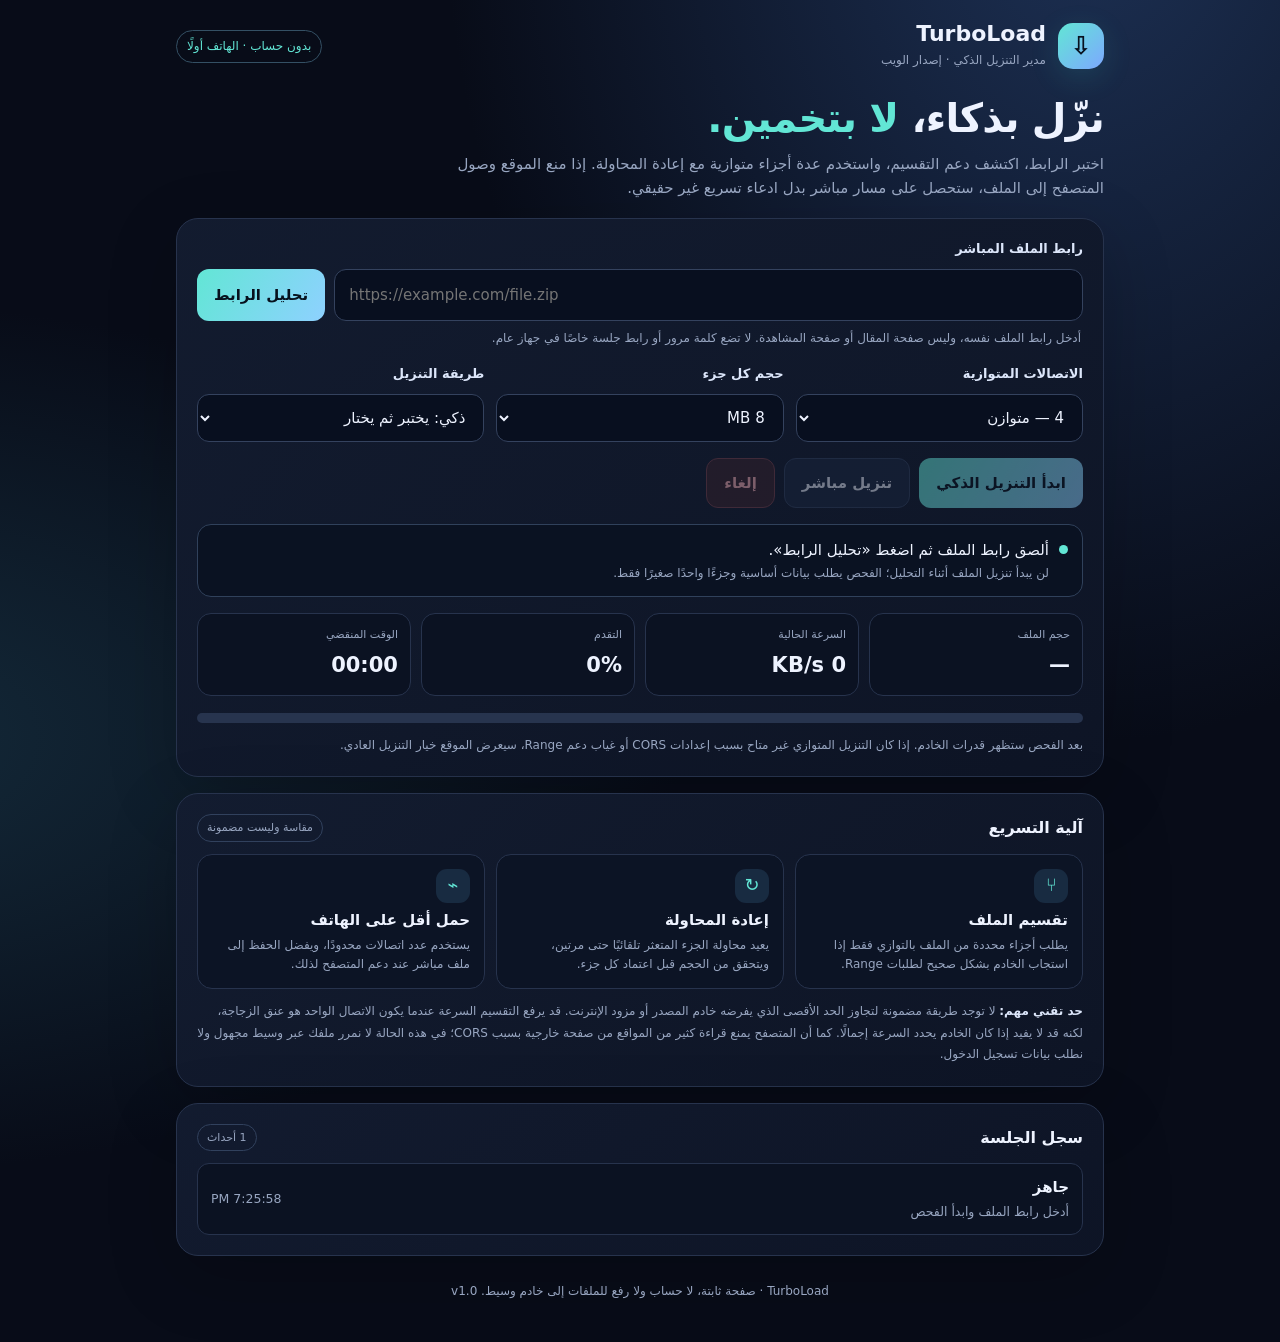
<file: download-manager/index.html>
<!doctype html>
<html lang="ar" dir="rtl">
<head>
<meta charset="utf-8">
<meta name="viewport" content="width=device-width,initial-scale=1,viewport-fit=cover">
<meta name="theme-color" content="#0b1020">
<meta name="description" content="مدير تنزيل ذكي يستخدم الاتصالات المتوازية عند دعم الخادم، مع قياس السرعة وإعادة المحاولة.">
<title>TurboLoad — مدير التنزيل الذكي</title>
<style>
:root{color-scheme:dark;--bg:#080c18;--panel:#11182a;--panel2:#151f35;--line:#27334d;--text:#eef3ff;--muted:#98a6c1;--cyan:#62e6d5;--blue:#7da8ff;--green:#7ce0a1;--amber:#ffc976;--red:#ff858c}
*{box-sizing:border-box}body{margin:0;background:radial-gradient(ellipse at 85% -10%,#1d3155 0,transparent 42%),radial-gradient(ellipse at -15% 55%,#142b3b 0,transparent 42%),var(--bg);color:var(--text);font:15px/1.6 system-ui,-apple-system,"Segoe UI",Arial,sans-serif;min-height:100vh}
.shell{width:min(960px,100%);margin:auto;padding:22px 16px 40px}.top{display:flex;align-items:center;justify-content:space-between;gap:12px;margin-bottom:24px}.brand{display:flex;align-items:center;gap:12px}.logo{width:46px;height:46px;border-radius:15px;background:linear-gradient(135deg,var(--cyan),var(--blue));color:#08111e;display:grid;place-items:center;font-size:25px;font-weight:900;box-shadow:0 8px 30px #3be1d122}.brand h1{font-size:22px;line-height:1.1;margin:0 0 5px}.brand p{color:var(--muted);font-size:12px;margin:0}.tag{border:1px solid #345064;color:var(--cyan);padding:6px 10px;border-radius:99px;font-size:12px;white-space:nowrap}
.hero{margin:0 0 18px}.hero h2{font-size:clamp(25px,5vw,40px);line-height:1.2;margin:0 0 10px;letter-spacing:-.8px}.hero h2 span{color:var(--cyan)}.hero p{color:var(--muted);margin:0;max-width:700px}
.panel{background:linear-gradient(145deg,#131c30f5,#0e1526f5);border:1px solid var(--line);border-radius:22px;padding:20px;margin:16px 0;box-shadow:0 20px 70px #0003}.label{display:block;color:#dce6fa;font-weight:700;font-size:13px;margin-bottom:9px}.urlrow{display:flex;gap:9px}.urlrow input{min-width:0;flex:1}.input,select{width:100%;border:1px solid #34425e;border-radius:12px;background:#080f1f;color:var(--text);padding:13px 14px;font:inherit;outline:none}.input:focus,select:focus{border-color:var(--cyan);box-shadow:0 0 0 3px #62e6d51c}.urlrow .input{direction:ltr;text-align:left}.btn{border:0;border-radius:12px;background:linear-gradient(120deg,var(--cyan),#8ed1ff);color:#07111d;padding:12px 17px;font:inherit;font-weight:800;cursor:pointer;min-height:46px;transition:transform .15s,filter .15s}.btn:active{transform:scale(.98)}.btn:disabled{opacity:.45;cursor:not-allowed}.btn.secondary{background:#1a2740;border:1px solid #334360;color:var(--text)}.btn.danger{background:#38212c;border:1px solid #78404a;color:#ffb3b8}.controls{display:grid;grid-template-columns:1fr 1fr 1fr;gap:12px;margin-top:16px}.hint{font-size:12px;color:var(--muted);margin:8px 2px 0}.actions{display:flex;gap:9px;flex-wrap:wrap;margin-top:16px}.status{display:flex;gap:10px;align-items:flex-start;padding:13px 14px;border:1px solid #30415b;border-radius:14px;background:#0a1222;margin-top:16px}.dot{width:9px;height:9px;border-radius:50%;background:var(--cyan);margin-top:7px;flex:none}.status p{margin:0}.status small{display:block;color:var(--muted);font-size:12px;margin-top:2px}.status.ok .dot{background:var(--green)}.status.warn .dot{background:var(--amber)}.status.bad .dot{background:var(--red)}
.stats{display:grid;grid-template-columns:repeat(4,minmax(0,1fr));gap:10px;margin-top:16px}.stat{border:1px solid var(--line);border-radius:14px;padding:12px;background:#0b1222;min-width:0}.stat span{display:block;font-size:11px;color:var(--muted);margin-bottom:5px}.stat strong{font-size:clamp(14px,2.8vw,21px);font-variant-numeric:tabular-nums;overflow-wrap:anywhere}.progress{height:10px;background:#27344e;border-radius:20px;overflow:hidden;margin-top:17px}.bar{height:100%;width:0%;background:linear-gradient(90deg,var(--blue),var(--cyan));border-radius:20px;transition:width .15s}
.sectionhead{display:flex;align-items:center;justify-content:space-between;gap:10px;margin-bottom:12px}.sectionhead h3{margin:0;font-size:16px}.pill{border:1px solid #31415d;color:var(--muted);border-radius:99px;padding:4px 9px;font-size:11px}.features{display:grid;grid-template-columns:repeat(3,minmax(0,1fr));gap:11px}.feature{border:1px solid var(--line);border-radius:15px;padding:14px;background:#0c1425}.feature b{display:block;margin:5px 0 4px}.feature p{font-size:12px;color:var(--muted);margin:0}.ficon{width:34px;height:34px;display:grid;place-items:center;border-radius:11px;background:#182b41;color:var(--cyan);font-size:18px}
.queue{display:grid;gap:9px}.queueitem{display:flex;align-items:center;justify-content:space-between;gap:12px;border:1px solid var(--line);border-radius:12px;padding:11px 13px;background:#0b1222}.queueitem strong{display:block;overflow-wrap:anywhere}.queueitem small{color:var(--muted)}.queueempty{color:var(--muted);padding:12px 0;font-size:13px}.foot{color:var(--muted);font-size:12px;text-align:center;padding:10px 10px 0}.foot a{color:var(--cyan)}.fineprint{font-size:12px;color:var(--muted);line-height:1.8;margin:12px 0 0}.fineprint b{color:#dce6fa}
@media(max-width:650px){.shell{padding:17px 12px 28px}.top{align-items:flex-start}.tag{font-size:10px;padding:5px 7px}.brand h1{font-size:19px}.panel{padding:15px;border-radius:18px}.urlrow{flex-direction:column}.urlrow .btn{width:100%}.controls{grid-template-columns:1fr 1fr}.controls>div:last-child{grid-column:1/-1}.stats{grid-template-columns:1fr 1fr}.features{grid-template-columns:1fr}.hero h2{font-size:29px}}
</style>
</head>
<body>
<main class="shell">
<header class="top">
  <div class="brand"><div class="logo">⇩</div><div><h1>TurboLoad</h1><p>مدير التنزيل الذكي · إصدار الويب</p></div></div>
  <span class="tag">بدون حساب · الهاتف أولًا</span>
</header>
<section class="hero">
  <h2>نزّل بذكاء، <span>لا بتخمين.</span></h2>
  <p>اختبر الرابط، اكتشف دعم التقسيم، واستخدم عدة أجزاء متوازية مع إعادة المحاولة. إذا منع الموقع وصول المتصفح إلى الملف، ستحصل على مسار مباشر بدل ادعاء تسريع غير حقيقي.</p>
</section>

<section class="panel">
  <label class="label" for="url">رابط الملف المباشر</label>
  <div class="urlrow"><input id="url" class="input" type="url" inputmode="url" placeholder="https://example.com/file.zip" autocomplete="url" spellcheck="false"><button id="checkBtn" class="btn">تحليل الرابط</button></div>
  <p class="hint">أدخل رابط الملف نفسه، وليس صفحة المقال أو صفحة المشاهدة. لا تضع كلمة مرور أو رابط جلسة خاصًا في جهاز عام.</p>
  <div class="controls">
    <div><label class="label" for="connections">الاتصالات المتوازية</label><select id="connections"><option value="2">2 — منخفضة الحمل</option><option value="4" selected>4 — متوازن</option><option value="6">6 — أسرع عند الدعم</option><option value="8">8 — ضغط أعلى</option></select></div>
    <div><label class="label" for="chunkSize">حجم كل جزء</label><select id="chunkSize"><option value="2">2 MB</option><option value="4">4 MB</option><option value="8" selected>8 MB</option><option value="16">16 MB</option></select></div>
    <div><label class="label" for="strategy">طريقة التنزيل</label><select id="strategy"><option value="auto" selected>ذكي: يختبر ثم يختار</option><option value="parallel">تقسيم متوازٍ</option><option value="direct">مباشر من الموقع</option></select></div>
  </div>
  <div class="actions">
    <button id="downloadBtn" class="btn" disabled>ابدأ التنزيل الذكي</button>
    <button id="directBtn" class="btn secondary" disabled>تنزيل مباشر</button>
    <button id="cancelBtn" class="btn danger" disabled>إلغاء</button>
  </div>
  <div id="status" class="status"><span class="dot"></span><div><p id="statusText">ألصق رابط الملف ثم اضغط «تحليل الرابط».</p><small id="statusDetail">لن يبدأ تنزيل الملف أثناء التحليل؛ الفحص يطلب بيانات أساسية وجزءًا واحدًا صغيرًا فقط.</small></div></div>
  <div class="stats">
    <div class="stat"><span>حجم الملف</span><strong id="sizeStat">—</strong></div>
    <div class="stat"><span>السرعة الحالية</span><strong id="speedStat">0 KB/s</strong></div>
    <div class="stat"><span>التقدم</span><strong id="percentStat">0%</strong></div>
    <div class="stat"><span>الوقت المنقضي</span><strong id="timeStat">00:00</strong></div>
  </div>
  <div class="progress" role="progressbar" aria-label="تقدم التنزيل" aria-valuemin="0" aria-valuemax="100" aria-valuenow="0" id="progressOuter"><div id="progressBar" class="bar"></div></div>
  <p id="fileNote" class="fineprint">بعد الفحص ستظهر قدرات الخادم. إذا كان التنزيل المتوازي غير متاح بسبب إعدادات CORS أو غياب دعم Range، سيعرض الموقع خيار التنزيل العادي.</p>
</section>

<section class="panel">
  <div class="sectionhead"><h3>آلية التسريع</h3><span class="pill">مقاسة وليست مضمونة</span></div>
  <div class="features">
    <div class="feature"><div class="ficon">⑂</div><b>تقسيم الملف</b><p>يطلب أجزاء محددة من الملف بالتوازي فقط إذا استجاب الخادم بشكل صحيح لطلبات Range.</p></div>
    <div class="feature"><div class="ficon">↻</div><b>إعادة المحاولة</b><p>يعيد محاولة الجزء المتعثر تلقائيًا حتى مرتين، ويتحقق من الحجم قبل اعتماد كل جزء.</p></div>
    <div class="feature"><div class="ficon">⌁</div><b>حمل أقل على الهاتف</b><p>يستخدم عدد اتصالات محدودًا، ويفضل الحفظ إلى ملف مباشر عند دعم المتصفح لذلك.</p></div>
  </div>
  <p class="fineprint"><b>حد تقني مهم:</b> لا توجد طريقة مضمونة لتجاوز الحد الأقصى الذي يفرضه خادم المصدر أو مزود الإنترنت. قد يرفع التقسيم السرعة عندما يكون الاتصال الواحد هو عنق الزجاجة، لكنه قد لا يفيد إذا كان الخادم يحدد السرعة إجمالًا. كما أن المتصفح يمنع قراءة كثير من المواقع من صفحة خارجية بسبب CORS؛ في هذه الحالة لا نمرر ملفك عبر وسيط مجهول ولا نطلب بيانات تسجيل الدخول.</p>
</section>
<section class="panel">
  <div class="sectionhead"><h3>سجل الجلسة</h3><span class="pill" id="queueCount">0 أحداث</span></div>
  <div id="queue" class="queue"><div class="queueempty">لا توجد عمليات بعد.</div></div>
</section>
<footer class="foot">TurboLoad · صفحة ثابتة، لا حساب ولا رفع للملفات إلى خادم وسيط. <span id="version">v1.0</span></footer>
</main>
<script>
(function(){
'use strict';
const $=id=>document.getElementById(id);
const state={meta:null,controller:null,running:false,startedAt:0,lastTick:0,lastBytes:0,received:0,total:0,events:[],saveHandle:null,activeUrl:''};
const els={url:$('url'),check:$('checkBtn'),download:$('downloadBtn'),direct:$('directBtn'),cancel:$('cancelBtn'),connections:$('connections'),chunk:$('chunkSize'),strategy:$('strategy'),status:$('status'),statusText:$('statusText'),statusDetail:$('statusDetail'),size:$('sizeStat'),speed:$('speedStat'),percent:$('percentStat'),time:$('timeStat'),bar:$('progressBar'),progress:$('progressOuter'),note:$('fileNote'),queue:$('queue'),queueCount:$('queueCount')};
const fmtBytes=n=>{if(!Number.isFinite(n)||n<0)return 'غير معروف';if(n<1024)return n+' B';const u=['KB','MB','GB','TB'];let i=-1;do{n/=1024;i++;}while(n>=1024&&i<u.length-1);return n.toFixed(n>=100?0:n>=10?1:2)+' '+u[i];};
const fmtSpeed=n=>fmtBytes(n)+'/s';
const fmtTime=s=>{s=Math.max(0,Math.floor(s||0));return String(Math.floor(s/60)).padStart(2,'0')+':'+String(s%60).padStart(2,'0');};
function log(title,detail){state.events.unshift({title,detail,time:new Date().toLocaleTimeString()});state.events=state.events.slice(0,7);els.queueCount.textContent=state.events.length+' أحداث';els.queue.innerHTML='';if(!state.events.length){els.queue.innerHTML='<div class="queueempty">لا توجد عمليات بعد.</div>';return;}state.events.forEach(e=>{const row=document.createElement('div');row.className='queueitem';const left=document.createElement('div');const strong=document.createElement('strong');strong.textContent=e.title;const small=document.createElement('small');small.textContent=e.detail;left.append(strong,small);const time=document.createElement('small');time.textContent=e.time;row.append(left,time);els.queue.append(row);});}
function status(text,detail,kind){els.statusText.textContent=text;els.statusDetail.textContent=detail||'';els.status.className='status'+(kind?' '+kind:'');}
function parseSafeUrl(raw){let u;try{u=new URL(raw.trim());}catch(e){throw new Error('أدخل رابطًا صحيحًا يبدأ بـ https:// أو http://.');}if(!['http:','https:'].includes(u.protocol))throw new Error('يسمح فقط بروابط HTTP وHTTPS.');if(u.username||u.password)throw new Error('احذف بيانات الدخول من الرابط ثم أعد المحاولة.');const h=u.hostname.toLowerCase().replace(/^\[|\]$/g,'');if(h==='localhost'||h.endsWith('.localhost')||h.endsWith('.local')||h==='::1'||h==='0.0.0.0'||/^127\./.test(h)||/^10\./.test(h)||/^192\.168\./.test(h)||/^169\.254\./.test(h)||/^172\.(1[6-9]|2\d|3[01])\./.test(h)||/^0\./.test(h))throw new Error('هذا الرابط يشير إلى عنوان محلي أو خاص، وقد تم رفضه للحماية.');return u;}
function nameFromUrl(raw,disposition){let name='';if(disposition){let m=disposition.match(/filename\*=UTF-8''([^;]+)/i);if(m){try{name=decodeURIComponent(m[1].trim().replace(/^"|"$/g,''));}catch(e){}}if(!name){m=disposition.match(/filename="?([^";]+)"?/i);if(m)name=m[1].trim();}}if(!name){try{name=decodeURIComponent(new URL(raw).pathname.split('/').pop()||'download');}catch(e){name='download';}}name=name.replace(/[\\/:*?"<>|\u0000-\u001f]/g,'_').trim();return name&&name!=='.'&&name!=='..'?name:'download.bin';}
async function timedFetch(url,options,timeoutMs){const c=new AbortController();let timedOut=false;const external=options&&options.signal;const onExternalAbort=()=>c.abort();if(external){if(external.aborted)throw new DOMException('Aborted','AbortError');external.addEventListener('abort',onExternalAbort,{once:true});}const timer=setTimeout(()=>{timedOut=true;c.abort();},timeoutMs||15000);try{return await fetch(url,Object.assign({},options||{},{signal:c.signal,credentials:'omit',redirect:'follow',cache:'no-store'}));}catch(e){if(timedOut)throw new Error('انتهت مهلة الاتصال');throw e;}finally{clearTimeout(timer);if(external)external.removeEventListener('abort',onExternalAbort);}}
function getLength(value){if(!value)return null;const n=Number(value);return Number.isSafeInteger(n)&&n>=0?n:null;}
async function inspectUrl(raw){const u=parseSafeUrl(raw);let size=null,disposition='',mime='',headStatus='غير متاح',headError='';try{const h=await timedFetch(u.href,{method:'HEAD'},12000);headStatus=String(h.status);if(!h.ok)headError='HEAD '+h.status;else{size=getLength(h.headers.get('content-length'));disposition=h.headers.get('content-disposition')||'';mime=h.headers.get('content-type')||'';}if(h.url){const final=parseSafeUrl(h.url);if(final.origin!==u.origin)log('إعادة توجيه','إلى '+final.host);}}catch(e){headError=e.name==='AbortError'?'انتهت مهلة HEAD':'تعذر فحص HEAD (قد يكون CORS)';}
  let ranged=false,rangeStatus='غير متاح',rangeSize=null,rangeError='';try{const r=await timedFetch(u.href,{method:'GET',headers:{Range:'bytes=0-0'}},12000);rangeStatus=String(r.status);if(r.status===206){const cr=r.headers.get('content-range');const m=cr&&cr.match(/^bytes\s+0-0\/(\d+)$/i);const b=await r.arrayBuffer();if(b.byteLength===1&&(!cr||m)){ranged=true;rangeSize=m?Number(m[1]):size;if(rangeSize!==null&&Number.isFinite(rangeSize))size=rangeSize;}else rangeError='استجابة Range غير مطابقة';}else{rangeError='الخادم لم يُرجع 206 لطلب جزء واحد';try{await r.body?.cancel();}catch(e){}}}catch(e){rangeError=e.name==='AbortError'?'انتهت مهلة اختبار Range':'منع المتصفح قراءة الاستجابة (CORS أو اتصال غير متاح)';}
  if(size===null)size=rangeSize;return {url:u.href,host:u.host,size:size,name:nameFromUrl(u.href,disposition),mime:mime,headStatus:headStatus,headError:headError,ranged:ranged,rangeStatus:rangeStatus,rangeError:rangeError,checkedAt:Date.now()};}
function renderMeta(m){state.meta=m;els.download.disabled=false;els.direct.disabled=false;els.size.textContent=fmtBytes(m.size);els.note.textContent='الاسم المتوقع: '+m.name+' · HEAD: '+m.headStatus+' · Range: '+m.rangeStatus+'. '+(m.ranged?'الخادم قبل طلب الأجزاء. يبدأ التقسيم عند اختيار ذلك.':'التنزيل المتوازي غير مؤكد. '+m.rangeError+'.');status(m.ranged?'تم اكتشاف دعم Range':'تم فحص الرابط، لكن التقسيم لم يتأكد',m.ranged?'يمكن تجربة التنزيل المتوازي. السرعة النهائية ستعتمد على الخادم والشبكة.':'استخدم «تنزيل مباشر». قد يكون السبب CORS أو أن الرابط ليس ملفًا مباشرًا.',m.ranged?'ok':'warn');log('تحليل الرابط',m.host+' · '+(m.ranged?'يدعم Range':'لا يوجد Range مؤكد'));}
function updateProgress(){const p=state.total>0?Math.min(100,state.received/state.total*100):0;els.bar.style.width=p+'%';els.percent.textContent=p.toFixed(1)+'%';els.progress.setAttribute('aria-valuenow',String(p.toFixed(1)));els.size.textContent=state.total?fmtBytes(state.total):'غير معروف';const now=Date.now();if(!state.lastTick){state.lastTick=now;state.lastBytes=state.received;}else if(now-state.lastTick>=650){els.speed.textContent=fmtSpeed((state.received-state.lastBytes)/((now-state.lastTick)/1000));state.lastTick=now;state.lastBytes=state.received;}if(state.startedAt)els.time.textContent=fmtTime((now-state.startedAt)/1000);}
function markDone(text,detail,kind){state.running=false;state.controller=null;els.cancel.disabled=true;els.check.disabled=false;els.download.disabled=!state.meta;els.direct.disabled=!state.meta;status(text,detail,kind);}
function nativeDownload(url){const a=document.createElement('a');a.href=url;a.rel='noopener';a.referrerPolicy='no-referrer';a.download='';document.body.appendChild(a);a.click();a.remove();status('تم فتح التنزيل المباشر','إذا فتح الرابط داخل صفحة بدل التنزيل، استخدم قائمة المتصفح أو افتح الرابط في تبويب جديد.', 'warn');log('تنزيل مباشر','تم تسليم الرابط للمتصفح');}
async function check(){let raw=els.url.value.trim();if(!raw){status('أدخل رابط الملف أولًا','لا تستخدم رابط صفحة ويب عامة إذا كان بإمكانك نسخ رابط الملف المباشر.','warn');return;}try{parseSafeUrl(raw);}catch(e){status('الرابط غير مقبول',e.message,'bad');return;}els.check.disabled=true;els.download.disabled=true;els.direct.disabled=true;status('يجري تحليل الرابط…','يتم إرسال طلب HEAD وتجربة نطاق بايت واحد فقط.');log('بدء الفحص','التحقق من معلومات الملف');try{const m=await inspectUrl(raw);renderMeta(m);}catch(e){status('تعذر تحليل الرابط',e.message||'خطأ غير معروف','bad');log('فشل الفحص',e.message||'خطأ');}finally{els.check.disabled=false;}}
async function direct(){let raw=els.url.value.trim();try{parseSafeUrl(raw);}catch(e){status('الرابط غير مقبول',e.message,'bad');return;}nativeDownload(raw);}
function parseContentRange(header,start,end,total){if(!header)return false;const m=header.match(/^bytes\s+(\d+)-(\d+)\/(\d+)$/i);return !!m&&Number(m[1])===start&&Number(m[2])===end&&Number(m[3])===total;}
async function runParallel(){if(!state.meta||state.running)return;const m=state.meta;if(!m.ranged||!Number.isSafeInteger(m.size)||m.size<=0){status('التنزيل المتوازي غير ممكن من هذه الصفحة',m.rangeError||'حجم الملف أو دعم Range غير متاح. استخدم التنزيل المباشر.','warn');return;}
  const total=m.size, chunkBytes=Number(els.chunk.value)*1024*1024, workers=Number(els.connections.value);const approx=total;let fileHandle=null,writable=null,blobs=[];
  if('showSaveFilePicker' in window){try{fileHandle=await window.showSaveFilePicker({suggestedName:m.name,types:[{description:'File',accept:{[m.mime&&m.mime!=='application/octet-stream'?m.mime:'application/octet-stream']:['.'+(m.name.split('.').pop()||'bin')]}}]});writable=await fileHandle.createWritable({keepExistingData:false});await writable.truncate(total);}catch(e){if(e.name==='AbortError'){status('أُلغي اختيار مكان الحفظ','لم يبدأ التنزيل.');return;}writable=null;fileHandle=null;}}
  if(!writable&&approx>180*1024*1024){status('هذا الملف كبير للحفظ الآمن داخل ذاكرة المتصفح','على هذا المتصفح لا يتوفر حفظ مباشر إلى ملف. اختر «تنزيل مباشر» أو افتح الصفحة بمتصفح يدعم حفظ الملفات.','warn');return;}
  const chunkCount=Math.ceil(total/chunkBytes);if(chunkCount>50000){status('عدد الأجزاء كبير جدًا','اختر حجم جزء أكبر.','warn');return;}
  state.running=true;state.activeUrl=m.url;state.controller=new AbortController();state.startedAt=Date.now();state.lastTick=0;state.received=0;state.total=total;els.check.disabled=true;els.download.disabled=true;els.direct.disabled=true;els.cancel.disabled=false;status('بدأ التنزيل المقسّم','عدد الأجزاء: '+chunkCount+' · الاتصالات: '+workers+'. ستتم إعادة محاولة الجزء إذا فشل.','ok');log('بدء التنزيل المتوازي',fmtBytes(total)+' · '+workers+' اتصالات');updateProgress();
  let next=0,failed=null;const buffers=new Array(writable?0:chunkCount);let writeQueue=Promise.resolve();
  async function getChunk(index){const start=index*chunkBytes,end=Math.min(total-1,start+chunkBytes-1);let lastErr=null;for(let attempt=0;attempt<3;attempt++){if(state.controller.signal.aborted)throw new DOMException('Aborted','AbortError');try{const r=await timedFetch(m.url,{method:'GET',headers:{Range:'bytes='+start+'-'+end},signal:state.controller.signal},45000);if(r.status!==206)throw new Error('الخادم أعاد HTTP '+r.status+' بدل 206 للجزء '+(index+1));const cr=r.headers.get('content-range');if(cr&&!parseContentRange(cr,start,end,total))throw new Error('Content-Range غير متطابق للجزء '+(index+1));const buf=await r.arrayBuffer();if(buf.byteLength!==end-start+1)throw new Error('حجم الجزء '+(index+1)+' غير صحيح');if(writable){writeQueue=writeQueue.then(()=>writable.write({type:'write',position:start,data:buf}));await writeQueue;}else{buffers[index]=buf;}state.received+=buf.byteLength;updateProgress();return;}catch(e){lastErr=e;if(e.name==='AbortError')throw e;if(attempt<2){status('إعادة محاولة جزء فشل','الجزء '+(index+1)+' · المحاولة '+(attempt+2)+' من 3');await new Promise((resolve,reject)=>{const id=setTimeout(resolve,500*(attempt+1));state.controller.signal.addEventListener('abort',()=>{clearTimeout(id);reject(new DOMException('Aborted','AbortError'));},{once:true});});}}}throw lastErr||new Error('تعذر تنزيل الجزء '+(index+1));}
  async function worker(){try{while(true){if(state.controller.signal.aborted)throw new DOMException('Aborted','AbortError');const i=next++;if(i>=chunkCount)return;await getChunk(i);}}catch(e){if(state.controller&&!state.controller.signal.aborted&&e.name!=='AbortError')state.controller.abort();throw e;}}
  try{await Promise.all(Array.from({length:Math.min(workers,chunkCount)},()=>worker()));await writeQueue;if(state.controller.signal.aborted)throw new DOMException('Aborted','AbortError');if(writable){await writable.close();writable=null;}else{const blob=new Blob(buffers,{type:m.mime||'application/octet-stream'});const obj=URL.createObjectURL(blob);const a=document.createElement('a');a.href=obj;a.download=m.name;a.style.display='none';document.body.appendChild(a);a.click();a.remove();setTimeout(()=>URL.revokeObjectURL(obj),120000);}els.speed.textContent=fmtSpeed(0);els.percent.textContent='100%';els.bar.style.width='100%';markDone('اكتمل التنزيل',m.name+' · '+fmtBytes(total)+' · الوقت '+fmtTime((Date.now()-state.startedAt)/1000),'ok');log('اكتمل التنزيل',m.name+' · '+fmtBytes(total));}
  catch(e){try{if(writable)await writable.abort();}catch(_e){}if(e.name==='AbortError'){markDone('تم إلغاء التنزيل','أوقف المستخدم العملية. الأجزاء التي لم تحفظ كملف كامل لا يمكن استئنافها تلقائيًا في هذه النسخة.','warn');log('إلغاء التنزيل','توقفت الاتصالات');}else{markDone('فشل التنزيل المتوازي',e.message+' · جرّب تقليل الاتصالات أو استخدم التنزيل المباشر.','bad');log('فشل التنزيل',e.message);}}
}
async function startDownload(){if(!state.meta){await check();if(!state.meta)return;}if(els.strategy.value==='direct'){direct();return;}if(els.strategy.value==='auto'&&!state.meta.ranged){nativeDownload(state.meta.url);return;}if(els.strategy.value==='parallel'||els.strategy.value==='auto'){await runParallel();}}
function cancel(){if(state.controller){state.controller.abort();status('يجري إيقاف التنزيل…','ننتظر إنهاء طلبات الشبكة.','warn');els.cancel.disabled=true;}}
els.check.addEventListener('click',check);els.direct.addEventListener('click',direct);els.download.addEventListener('click',startDownload);els.cancel.addEventListener('click',cancel);
els.url.addEventListener('keydown',e=>{if(e.key==='Enter')check();});els.url.addEventListener('input',()=>{state.meta=null;els.download.disabled=true;els.direct.disabled=true;els.size.textContent='—';els.note.textContent='الرابط تغيّر. أعد التحليل قبل تنزيله.';});
els.strategy.addEventListener('change',()=>{els.download.textContent=els.strategy.value==='direct'?'استخدم التنزيل المباشر':els.strategy.value==='parallel'?'ابدأ التنزيل المقسّم':'ابدأ التنزيل الذكي';});
log('جاهز','أدخل رابط الملف وابدأ الفحص');
})();
</script>
</body>
</html>
</file>
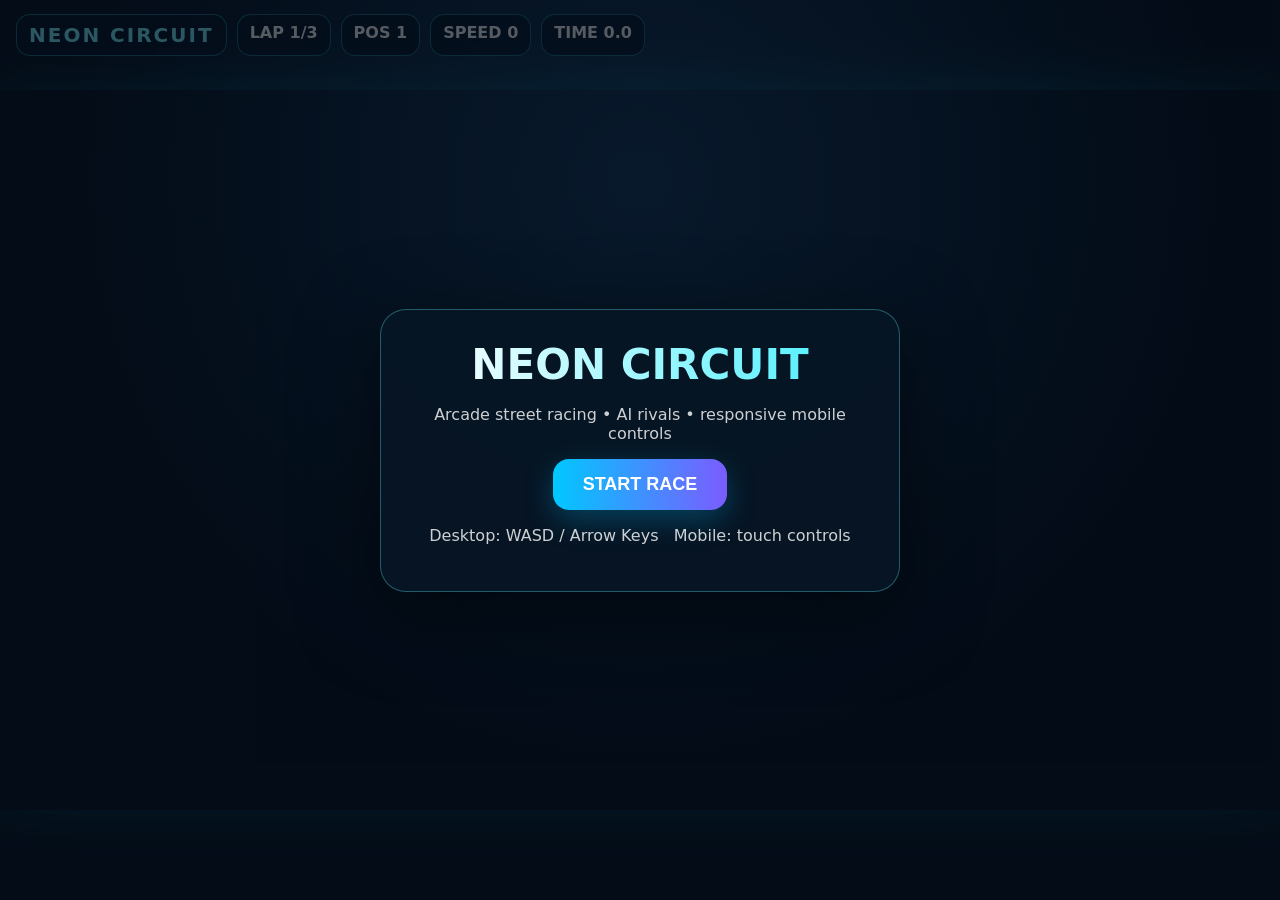
<file: neon-circuit/index.html>
<!doctype html><html lang="en"><head><meta charset="utf-8"><meta name="viewport" content="width=device-width,initial-scale=1,maximum-scale=1,user-scalable=no"><title>Neon Circuit</title><style>*{box-sizing:border-box}html,body{margin:0;height:100%;overflow:hidden;background:#07111e;font-family:system-ui,Arial;color:#fff}#wrap{position:fixed;inset:0;display:grid;place-items:center;background:radial-gradient(circle at 50% 20%,#163b5d,#07111e 60%)}canvas{display:block;width:100vw;height:100vh;max-width:1280px;max-height:720px;image-rendering:auto;box-shadow:0 0 50px #00e5ff33}#hud{position:fixed;left:16px;top:14px;display:flex;gap:10px;flex-wrap:wrap;z-index:3}.pill{background:#071727cc;border:1px solid #42e8ff66;border-radius:14px;padding:8px 12px;backdrop-filter:blur(8px);font-weight:700}.title{font-size:20px;letter-spacing:2px;color:#7ff5ff}.screen{position:fixed;inset:0;display:grid;place-items:center;z-index:5;background:#020914aa}.card{width:min(92vw,520px);padding:30px;border:1px solid #5ceeff55;border-radius:26px;background:#071625ee;box-shadow:0 20px 80px #0008;text-align:center}.card h1{font-size:42px;margin:0 0 8px;background:linear-gradient(90deg,#fff,#45efff);color:transparent;background-clip:text}.card p{opacity:.8}.btn{border:0;border-radius:16px;padding:15px 30px;font-size:18px;font-weight:800;background:linear-gradient(90deg,#00c8ff,#7b5cff);color:white;box-shadow:0 10px 30px #00bfff44;cursor:pointer}.touch{position:fixed;bottom:18px;left:0;right:0;display:flex;justify-content:space-between;padding:0 22px;z-index:4;pointer-events:none}.touch button{pointer-events:auto;width:76px;height:76px;border-radius:24px;border:1px solid #ffffff33;background:#071727aa;color:white;font-size:28px}.touch .mid{display:flex;gap:12px}.hidden{display:none}@media(min-width:800px){.touch{opacity:.45}.touch button{width:62px;height:62px}}</style></head><body><div id="wrap"><canvas id="game"></canvas></div><div id="hud" class="hidden"><div class="pill title">NEON CIRCUIT</div><div class="pill">LAP <span id="lap">1/3</span></div><div class="pill">POS <span id="pos">1</span></div><div class="pill">SPEED <span id="speed">0</span></div><div class="pill">TIME <span id="time">0.0</span></div></div><div id="start" class="screen"><div class="card"><h1>NEON CIRCUIT</h1><p>Arcade street racing • AI rivals • responsive mobile controls</p><button id="startBtn" class="btn">START RACE</button><p>Desktop: WASD / Arrow Keys &nbsp; Mobile: touch controls</p></div></div><div id="touch" class="touch hidden"><div class="mid"><button data-k="left">◀</button><button data-k="right">▶</button></div><div class="mid"><button data-k="brake">▼</button><button data-k="up">▲</button></div></div><script>
const c=document.getElementById('game'),x=c.getContext('2d'),start=document.getElementById('start'),hud=document.getElementById('hud'),touch=document.getElementById('touch');let W,H,dpr,run=false,last=0,t=0,keys={},seed=7;const player={x:0,y:0,a:0,v:0,lane:0,lap:0,progress:0};const bots=[{lane:-.7,p:0,v:145,c:'#ff4d8d'},{lane:.7,p:-.2,v:138,c:'#ffd447'},{lane:-1.35,p:-.5,v:132,c:'#9b7bff'}];const N=900;let track=[];for(let i=0;i<N;i++){let a=i/N*Math.PI*2;let r=250+45*Math.sin(a*2)+25*Math.sin(a*5);track.push({x:Math.cos(a)*r,y:Math.sin(a)*r*.68});}
function resize(){dpr=Math.min(devicePixelRatio||1,2);W=innerWidth;H=innerHeight;c.width=W*dpr;c.height=H*dpr;c.style.width=W+'px';c.style.height=H+'px';x.setTransform(dpr,0,0,dpr,0,0)}addEventListener('resize',resize);resize();
function dist(a,b){return Math.hypot(a.x-b.x,a.y-b.y)}function point(p){let i=Math.floor(((p%1)+1)%1*N);return track[i]}function drawTrack(){x.save();x.translate(W/2,H/2);let scale=Math.min(W/900,H/620);x.scale(scale,scale);x.lineJoin='round';x.lineCap='round';x.beginPath();track.forEach((q,i)=>i?x.lineTo(q.x,q.y):x.moveTo(q.x,q.y));x.closePath();x.strokeStyle='#03070d';x.lineWidth=150;x.stroke();x.strokeStyle='#263247';x.lineWidth=132;x.stroke();x.strokeStyle='#0b1220';x.lineWidth=118;x.stroke();x.setLineDash([18,18]);x.strokeStyle='#43e9ff88';x.lineWidth=3;x.stroke();x.setLineDash([]);for(let i=0;i<track.length;i+=18){let q=track[i];x.fillStyle=i%36?'#00eaff55':'#ff3ea555';x.beginPath();x.arc(q.x,q.y,4,0,7);x.fill()}x.restore()}
function car(q,col,ang,scale=1){x.save();x.translate(W/2+q.x,H/2+q.y);x.rotate(ang);x.scale(scale,scale);x.shadowBlur=18;x.shadowColor=col;x.fillStyle=col;x.beginPath();x.roundRect(-19,-9,38,18,7);x.fill();x.shadowBlur=0;x.fillStyle='#07111e';x.fillRect(-8,-6,14,8);x.fillStyle='#fff8';x.fillRect(12,-6,4,4);x.fillStyle='#ff3355';x.fillRect(-16,-6,4,4);x.restore()}
function update(dt){let accel=(keys.up||keys.w)?110:0;let brake=(keys.down||keys.s)?-150:0;let steer=(keys.left||keys.a)?-1:(keys.right||keys.d)?1:0;player.v+= (accel+brake- player.v*.65)*dt;player.v=Math.max(0,Math.min(230,player.v));player.a+=steer*2.1*dt*(.3+player.v/230);player.x+=Math.cos(player.a)*player.v*dt*.75;player.y+=Math.sin(player.a)*player.v*dt*.75;let target=track[Math.floor((player.progress%1)*N)];let dx=target.x-player.x,dy=target.y-player.y;if(Math.hypot(dx,dy)>120){player.x+=(dx)*dt*.55;player.y+=(dy)*dt*.55}player.progress+=player.v*dt/14000;if(player.progress>=1){player.progress-=1;player.lap++}bots.forEach(b=>{b.p=(b.p+b.v*dt/14000)%1});t+=dt;document.getElementById('lap').textContent=Math.min(player.lap+1,3)+'/3';document.getElementById('speed').textContent=Math.round(player.v);document.getElementById('time').textContent=t.toFixed(1);if(player.lap>=3)finish()}
function finish(){run=false;start.classList.remove('hidden');start.querySelector('h1').textContent='FINISH!';start.querySelector('p').textContent='Race complete — time '+t.toFixed(1)+'s';startBtn.textContent='RACE AGAIN'}
function render(){x.clearRect(0,0,W,H);let g=x.createLinearGradient(0,0,0,H);g.addColorStop(0,'#0c2440');g.addColorStop(1,'#030810');x.fillStyle=g;x.fillRect(0,0,W,H);drawTrack();let pp=point(player.progress);let pn=point(player.progress+.002);player.x=(player.x*.92+pp.x*.08);player.y=(player.y*.92+pp.y*.08);car({x:player.x,y:player.y},'#32eaff',Math.atan2(pn.y-pp.y,pn.x-pp.x),1.15);bots.forEach(b=>{let q=point(b.p),r=point(b.p+.003);car({x:q.x,y:q.y},b.c,Math.atan2(r.y-q.y,r.x-q.x),.9)});x.fillStyle='#fff';x.font='700 13px system-ui';x.fillText('VISIONQA PLAYTEST BUILD',18,H-18)}
function loop(now){if(!run)return;let dt=Math.min(.035,(now-last)/1000||0);last=now;update(dt);render();requestAnimationFrame(loop)}function begin(){player.x=track[0].x;player.y=track[0].y;player.progress=0;player.lap=0;player.v=0;t=0;run=true;start.classList.add('hidden');hud.classList.remove('hidden');touch.classList.remove('hidden');last=performance.now();requestAnimationFrame(loop)}startBtn.onclick=begin;addEventListener('keydown',e=>{keys[e.key.toLowerCase()]=true;if(['ArrowUp','ArrowDown','ArrowLeft','ArrowRight',' '].includes(e.key))e.preventDefault()});addEventListener('keyup',e=>keys[e.key.toLowerCase()]=false);document.querySelectorAll('[data-k]').forEach(b=>{let k=b.dataset.k;b.onpointerdown=e=>{e.preventDefault();keys[k]=true};b.onpointerup=b.onpointercancel=()=>keys[k]=false});
</script></body></html>
</file>
